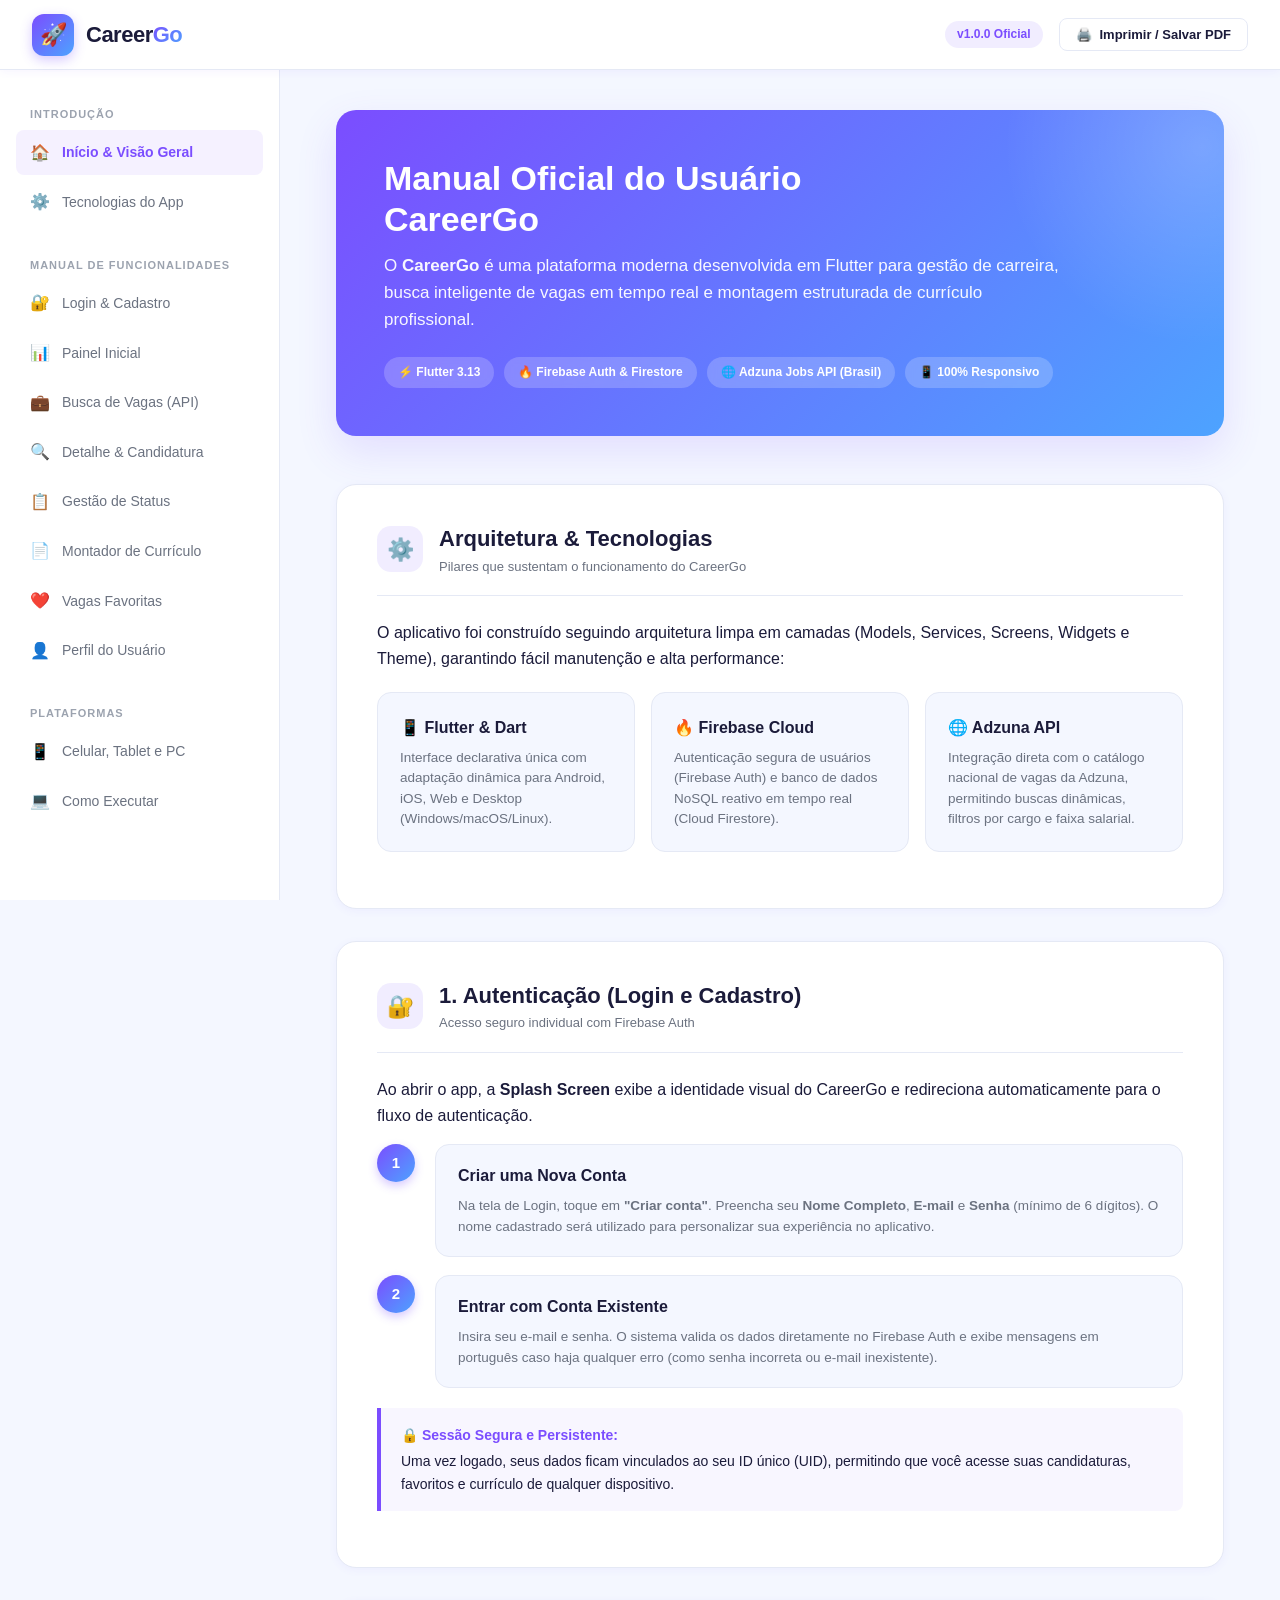
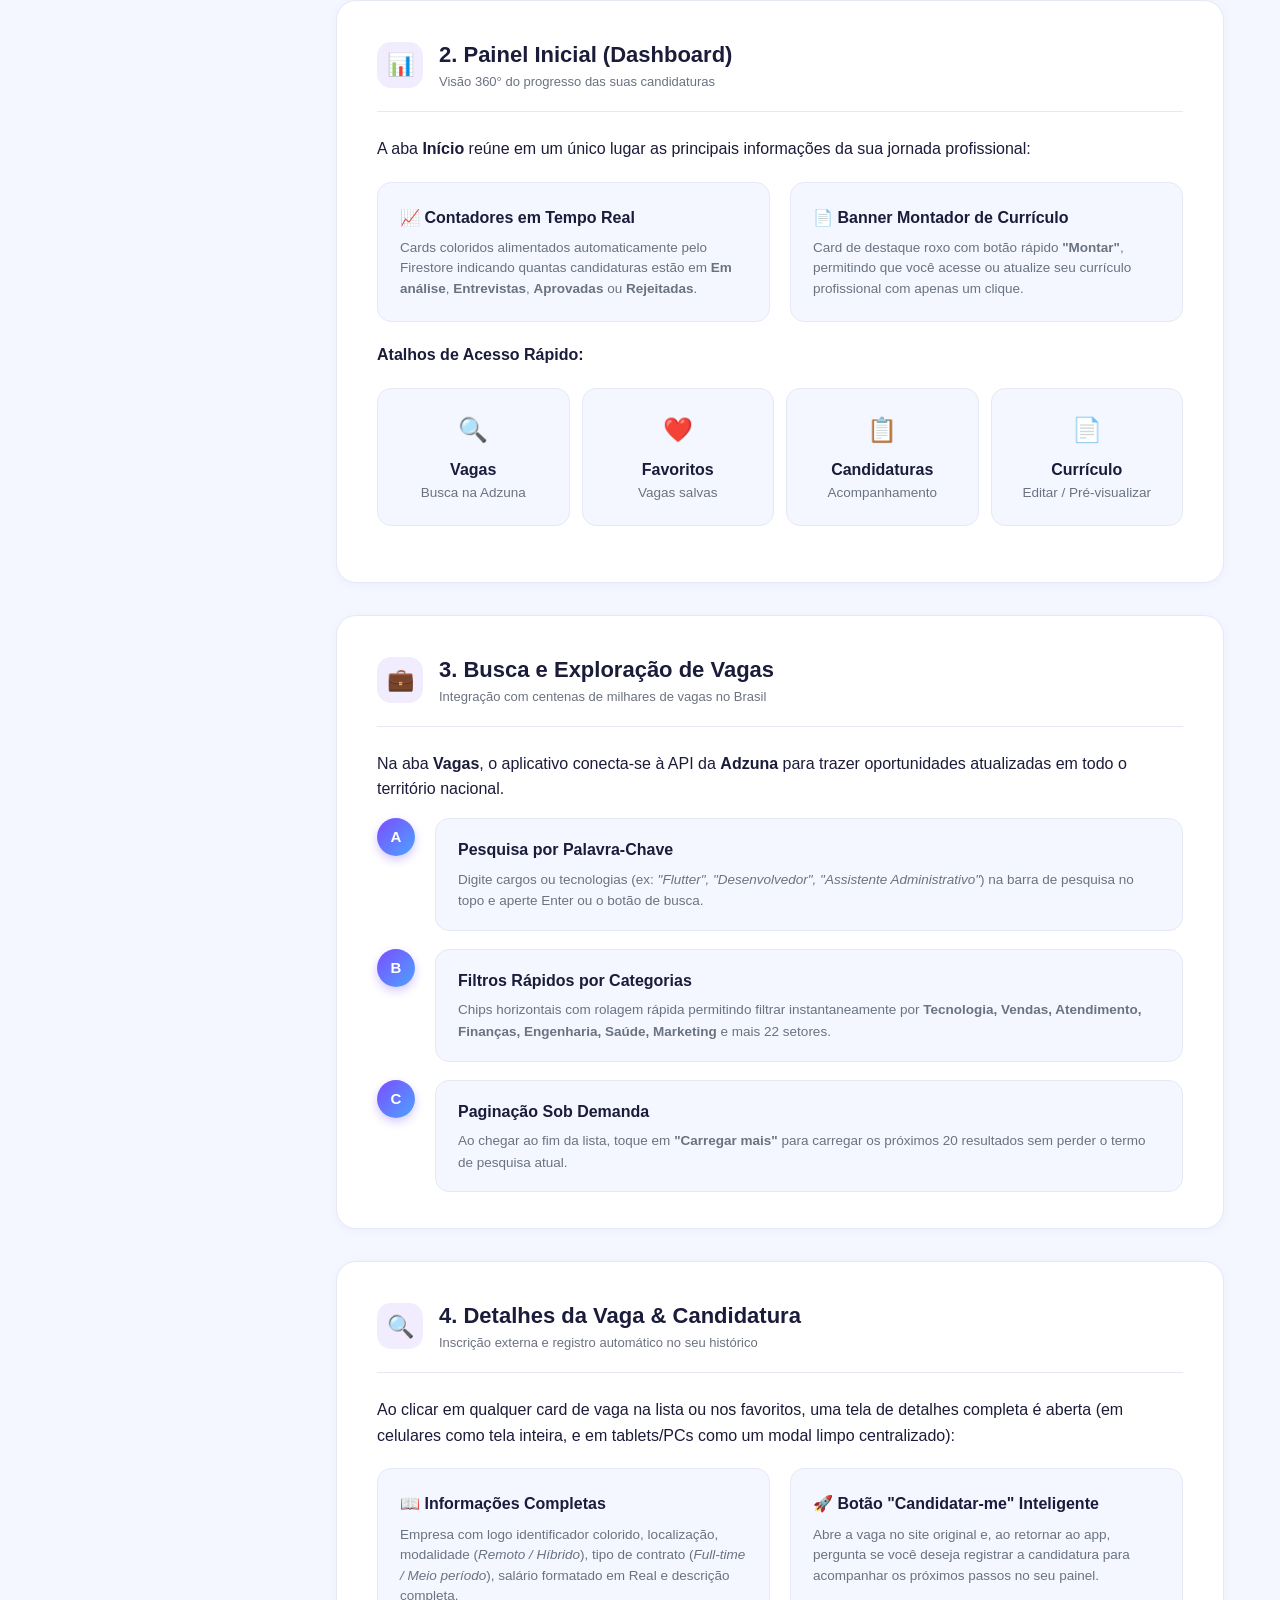
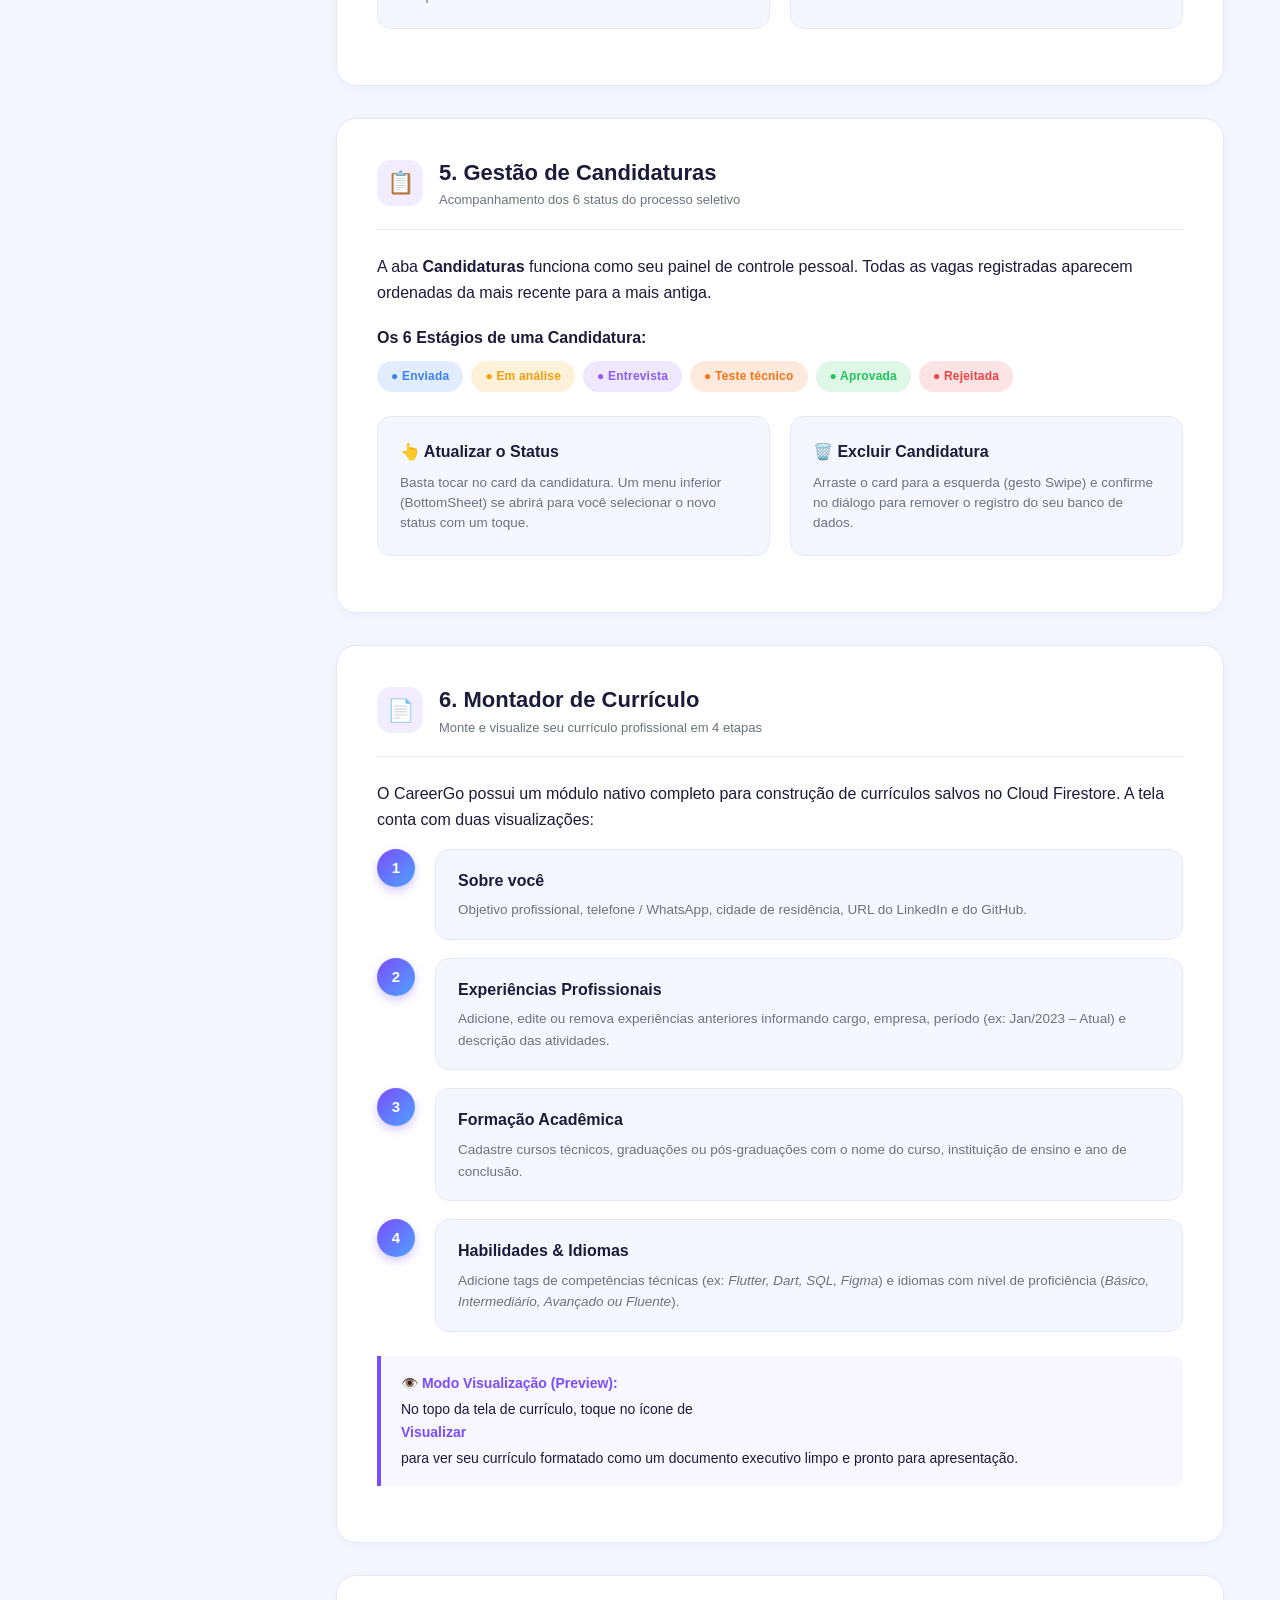
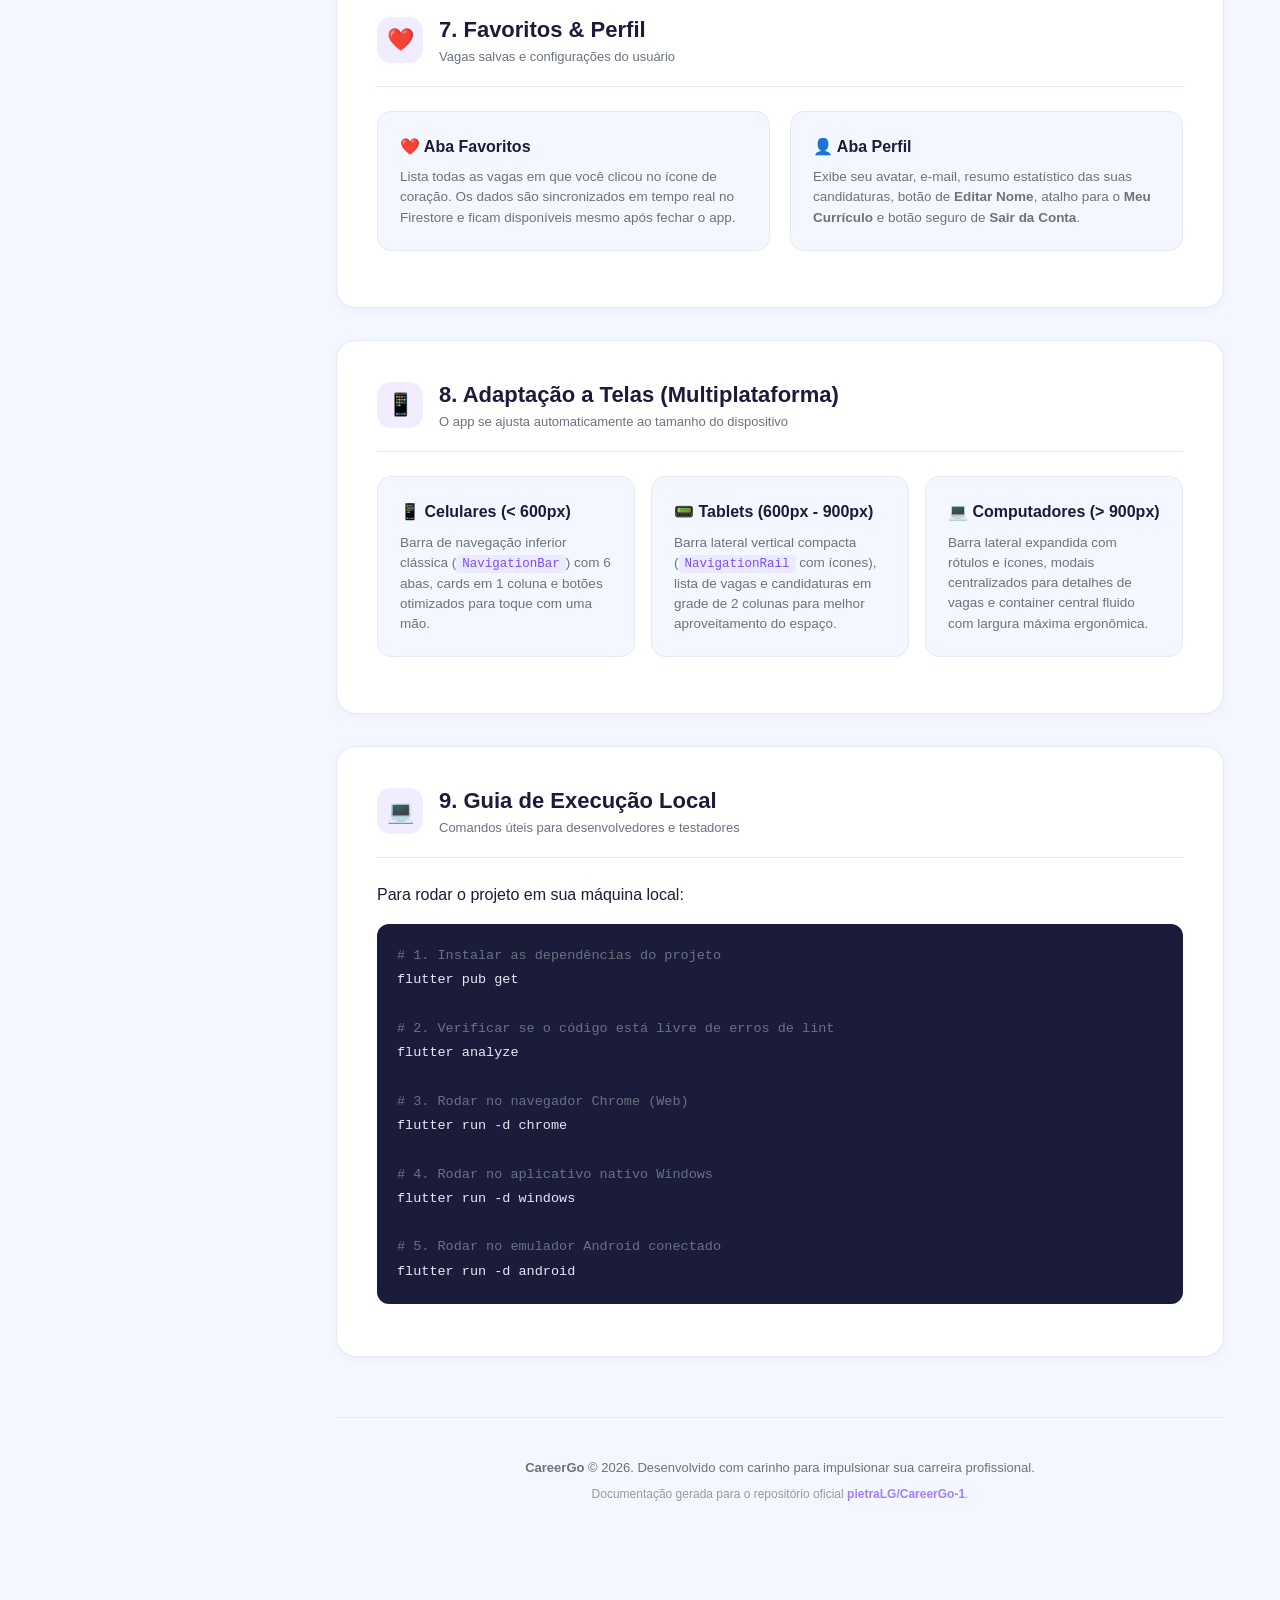
<file: manual/index.html>
<!DOCTYPE html>
<html lang="pt-BR">
<head>
  <meta charset="UTF-8">
  <meta name="viewport" content="width=device-width, initial-scale=1.0">
  <title>Manual do Usuário & Documentação – CareerGo</title>
  <link rel="stylesheet" href="style.css">
  <link rel="icon" type="image/png" href="../web/favicon.png">
</head>
<body>

  <!-- ──────────────── TOP NAVIGATION BAR ──────────────── -->
  <header class="topbar">
    <a href="#inicio" class="logo-wrap">
      <div class="logo-icon">🚀</div>
      <div class="logo-text">Career<span>Go</span></div>
    </a>
    <div class="topbar-actions">
      <span class="badge-version">v1.0.0 Oficial</span>
      <button class="btn-print" onclick="window.print()">
        <span>🖨️</span> Imprimir / Salvar PDF
      </button>
    </div>
  </header>

  <div class="doc-container">

    <!-- ──────────────── SIDEBAR DE NAVEGAÇÃO ──────────────── -->
    <aside class="sidebar">
      <div class="nav-title">Introdução</div>
      <ul class="nav-menu">
        <li><a href="#inicio" class="nav-link active"><span class="icon">🏠</span> Início & Visão Geral</a></li>
        <li><a href="#arquitetura" class="nav-link"><span class="icon">⚙️</span> Tecnologias do App</a></li>
      </ul>

      <div class="nav-title">Manual de Funcionalidades</div>
      <ul class="nav-menu">
        <li><a href="#autenticacao" class="nav-link"><span class="icon">🔐</span> Login & Cadastro</a></li>
        <li><a href="#dashboard" class="nav-link"><span class="icon">📊</span> Painel Inicial</a></li>
        <li><a href="#vagas" class="nav-link"><span class="icon">💼</span> Busca de Vagas (API)</a></li>
        <li><a href="#detalhe-vaga" class="nav-link"><span class="icon">🔍</span> Detalhe & Candidatura</a></li>
        <li><a href="#candidaturas" class="nav-link"><span class="icon">📋</span> Gestão de Status</a></li>
        <li><a href="#curriculo" class="nav-link"><span class="icon">📄</span> Montador de Currículo</a></li>
        <li><a href="#favoritos" class="nav-link"><span class="icon">❤️</span> Vagas Favoritas</a></li>
        <li><a href="#perfil" class="nav-link"><span class="icon">👤</span> Perfil do Usuário</a></li>
      </ul>

      <div class="nav-title">Plataformas</div>
      <ul class="nav-menu">
        <li><a href="#responsividade" class="nav-link"><span class="icon">📱</span> Celular, Tablet e PC</a></li>
        <li><a href="#execucao" class="nav-link"><span class="icon">💻</span> Como Executar</a></li>
      </ul>
    </aside>

    <!-- ──────────────── CONTEÚDO PRINCIPAL ──────────────── -->
    <main class="main-content">

      <!-- HERO BANNER -->
      <section id="inicio" class="hero-card">
        <h1 class="hero-title">Manual Oficial do Usuário<br>CareerGo</h1>
        <p class="hero-desc">
          O <strong>CareerGo</strong> é uma plataforma moderna desenvolvida em Flutter para gestão de carreira, busca inteligente de vagas em tempo real e montagem estruturada de currículo profissional.
        </p>
        <div class="hero-tags">
          <span class="hero-tag">⚡ Flutter 3.13</span>
          <span class="hero-tag">🔥 Firebase Auth & Firestore</span>
          <span class="hero-tag">🌐 Adzuna Jobs API (Brasil)</span>
          <span class="hero-tag">📱 100% Responsivo</span>
        </div>
      </section>

      <!-- SEÇÃO 1: ARQUITETURA E TECNOLOGIAS -->
      <section id="arquitetura" class="section">
        <div class="section-header">
          <div class="section-icon">⚙️</div>
          <div>
            <h2 class="section-title">Arquitetura & Tecnologias</h2>
            <p class="section-subtitle">Pilares que sustentam o funcionamento do CareerGo</p>
          </div>
        </div>

        <p>O aplicativo foi construído seguindo arquitetura limpa em camadas (Models, Services, Screens, Widgets e Theme), garantindo fácil manutenção e alta performance:</p>

        <div class="grid-3">
          <div class="feature-card">
            <h4>📱 Flutter & Dart</h4>
            <p>Interface declarativa única com adaptação dinâmica para Android, iOS, Web e Desktop (Windows/macOS/Linux).</p>
          </div>
          <div class="feature-card">
            <h4>🔥 Firebase Cloud</h4>
            <p>Autenticação segura de usuários (Firebase Auth) e banco de dados NoSQL reativo em tempo real (Cloud Firestore).</p>
          </div>
          <div class="feature-card">
            <h4>🌐 Adzuna API</h4>
            <p>Integração direta com o catálogo nacional de vagas da Adzuna, permitindo buscas dinâmicas, filtros por cargo e faixa salarial.</p>
          </div>
        </div>
      </section>

      <!-- SEÇÃO 2: AUTENTICAÇÃO -->
      <section id="autenticacao" class="section">
        <div class="section-header">
          <div class="section-icon">🔐</div>
          <div>
            <h2 class="section-title">1. Autenticação (Login e Cadastro)</h2>
            <p class="section-subtitle">Acesso seguro individual com Firebase Auth</p>
          </div>
        </div>

        <p>Ao abrir o app, a <strong>Splash Screen</strong> exibe a identidade visual do CareerGo e redireciona automaticamente para o fluxo de autenticação.</p>

        <div class="steps-container">
          <div class="step-row">
            <div class="step-num">1</div>
            <div class="step-body">
              <h4>Criar uma Nova Conta</h4>
              <p>Na tela de Login, toque em <strong>"Criar conta"</strong>. Preencha seu <strong>Nome Completo</strong>, <strong>E-mail</strong> e <strong>Senha</strong> (mínimo de 6 dígitos). O nome cadastrado será utilizado para personalizar sua experiência no aplicativo.</p>
            </div>
          </div>
          <div class="step-row">
            <div class="step-num">2</div>
            <div class="step-body">
              <h4>Entrar com Conta Existente</h4>
              <p>Insira seu e-mail e senha. O sistema valida os dados diretamente no Firebase Auth e exibe mensagens em português caso haja qualquer erro (como senha incorreta ou e-mail inexistente).</p>
            </div>
          </div>
        </div>

        <div class="callout">
          <strong>🔒 Sessão Segura e Persistente:</strong>
          Uma vez logado, seus dados ficam vinculados ao seu ID único (UID), permitindo que você acesse suas candidaturas, favoritos e currículo de qualquer dispositivo.
        </div>
      </section>

      <!-- SEÇÃO 3: DASHBOARD -->
      <section id="dashboard" class="section">
        <div class="section-header">
          <div class="section-icon">📊</div>
          <div>
            <h2 class="section-title">2. Painel Inicial (Dashboard)</h2>
            <p class="section-subtitle">Visão 360° do progresso das suas candidaturas</p>
          </div>
        </div>

        <p>A aba <strong>Início</strong> reúne em um único lugar as principais informações da sua jornada profissional:</p>

        <div class="grid-2">
          <div class="feature-card">
            <h4>📈 Contadores em Tempo Real</h4>
            <p>Cards coloridos alimentados automaticamente pelo Firestore indicando quantas candidaturas estão em <strong>Em análise</strong>, <strong>Entrevistas</strong>, <strong>Aprovadas</strong> ou <strong>Rejeitadas</strong>.</p>
          </div>
          <div class="feature-card">
            <h4>📄 Banner Montador de Currículo</h4>
            <p>Card de destaque roxo com botão rápido <strong>"Montar"</strong>, permitindo que você acesse ou atualize seu currículo profissional com apenas um clique.</p>
          </div>
        </div>

        <h4 style="margin-top: 20px; margin-bottom: 12px;">Atalhos de Acesso Rápido:</h4>
        <div class="grid-4">
          <div class="feature-card" style="text-align: center;">
            <div style="font-size: 24px; margin-bottom: 8px;">🔍</div>
            <strong>Vagas</strong>
            <p>Busca na Adzuna</p>
          </div>
          <div class="feature-card" style="text-align: center;">
            <div style="font-size: 24px; margin-bottom: 8px;">❤️</div>
            <strong>Favoritos</strong>
            <p>Vagas salvas</p>
          </div>
          <div class="feature-card" style="text-align: center;">
            <div style="font-size: 24px; margin-bottom: 8px;">📋</div>
            <strong>Candidaturas</strong>
            <p>Acompanhamento</p>
          </div>
          <div class="feature-card" style="text-align: center;">
            <div style="font-size: 24px; margin-bottom: 8px;">📄</div>
            <strong>Currículo</strong>
            <p>Editar / Pré-visualizar</p>
          </div>
        </div>
      </section>

      <!-- SEÇÃO 4: BUSCA DE VAGAS -->
      <section id="vagas" class="section">
        <div class="section-header">
          <div class="section-icon">💼</div>
          <div>
            <h2 class="section-title">3. Busca e Exploração de Vagas</h2>
            <p class="section-subtitle">Integração com centenas de milhares de vagas no Brasil</p>
          </div>
        </div>

        <p>Na aba <strong>Vagas</strong>, o aplicativo conecta-se à API da <strong>Adzuna</strong> para trazer oportunidades atualizadas em todo o território nacional.</p>

        <div class="steps-container">
          <div class="step-row">
            <div class="step-num">A</div>
            <div class="step-body">
              <h4>Pesquisa por Palavra-Chave</h4>
              <p>Digite cargos ou tecnologias (ex: <em>"Flutter", "Desenvolvedor", "Assistente Administrativo"</em>) na barra de pesquisa no topo e aperte Enter ou o botão de busca.</p>
            </div>
          </div>
          <div class="step-row">
            <div class="step-num">B</div>
            <div class="step-body">
              <h4>Filtros Rápidos por Categorias</h4>
              <p>Chips horizontais com rolagem rápida permitindo filtrar instantaneamente por <strong>Tecnologia, Vendas, Atendimento, Finanças, Engenharia, Saúde, Marketing</strong> e mais 22 setores.</p>
            </div>
          </div>
          <div class="step-row">
            <div class="step-num">C</div>
            <div class="step-body">
              <h4>Paginação Sob Demanda</h4>
              <p>Ao chegar ao fim da lista, toque em <strong>"Carregar mais"</strong> para carregar os próximos 20 resultados sem perder o termo de pesquisa atual.</p>
            </div>
          </div>
        </div>
      </section>

      <!-- SEÇÃO 5: DETALHES DA VAGA E CANDIDATURA -->
      <section id="detalhe-vaga" class="section">
        <div class="section-header">
          <div class="section-icon">🔍</div>
          <div>
            <h2 class="section-title">4. Detalhes da Vaga & Candidatura</h2>
            <p class="section-subtitle">Inscrição externa e registro automático no seu histórico</p>
          </div>
        </div>

        <p>Ao clicar em qualquer card de vaga na lista ou nos favoritos, uma tela de detalhes completa é aberta (em celulares como tela inteira, e em tablets/PCs como um modal limpo centralizado):</p>

        <div class="grid-2">
          <div class="feature-card">
            <h4>📖 Informações Completas</h4>
            <p>Empresa com logo identificador colorido, localização, modalidade (<em>Remoto / Híbrido</em>), tipo de contrato (<em>Full-time / Meio período</em>), salário formatado em Real e descrição completa.</p>
          </div>
          <div class="feature-card">
            <h4>🚀 Botão "Candidatar-me" Inteligente</h4>
            <p>Abre a vaga no site original e, ao retornar ao app, pergunta se você deseja registrar a candidatura para acompanhar os próximos passos no seu painel.</p>
          </div>
        </div>
      </section>

      <!-- SEÇÃO 6: GESTÃO DE CANDIDATURAS -->
      <section id="candidaturas" class="section">
        <div class="section-header">
          <div class="section-icon">📋</div>
          <div>
            <h2 class="section-title">5. Gestão de Candidaturas</h2>
            <p class="section-subtitle">Acompanhamento dos 6 status do processo seletivo</p>
          </div>
        </div>

        <p>A aba <strong>Candidaturas</strong> funciona como seu painel de controle pessoal. Todas as vagas registradas aparecem ordenadas da mais recente para a mais antiga.</p>

        <h4 style="margin: 20px 0 10px;">Os 6 Estágios de uma Candidatura:</h4>
        <div style="display: flex; gap: 8px; flex-wrap: wrap; margin-bottom: 24px;">
          <span class="status-pill status-enviada">● Enviada</span>
          <span class="status-pill status-analise">● Em análise</span>
          <span class="status-pill status-entrevista">● Entrevista</span>
          <span class="status-pill status-teste">● Teste técnico</span>
          <span class="status-pill status-aprovada">● Aprovada</span>
          <span class="status-pill status-rejeitada">● Rejeitada</span>
        </div>

        <div class="grid-2">
          <div class="feature-card">
            <h4>👆 Atualizar o Status</h4>
            <p>Basta tocar no card da candidatura. Um menu inferior (BottomSheet) se abrirá para você selecionar o novo status com um toque.</p>
          </div>
          <div class="feature-card">
            <h4>🗑️ Excluir Candidatura</h4>
            <p>Arraste o card para a esquerda (gesto Swipe) e confirme no diálogo para remover o registro do seu banco de dados.</p>
          </div>
        </div>
      </section>

      <!-- SEÇÃO 7: MONTADOR DE CURRÍCULO -->
      <section id="curriculo" class="section">
        <div class="section-header">
          <div class="section-icon">📄</div>
          <div>
            <h2 class="section-title">6. Montador de Currículo</h2>
            <p class="section-subtitle">Monte e visualize seu currículo profissional em 4 etapas</p>
          </div>
        </div>

        <p>O CareerGo possui um módulo nativo completo para construção de currículos salvos no Cloud Firestore. A tela conta com duas visualizações:</p>

        <div class="steps-container">
          <div class="step-row">
            <div class="step-num">1</div>
            <div class="step-body">
              <h4>Sobre você</h4>
              <p>Objetivo profissional, telefone / WhatsApp, cidade de residência, URL do LinkedIn e do GitHub.</p>
            </div>
          </div>
          <div class="step-row">
            <div class="step-num">2</div>
            <div class="step-body">
              <h4>Experiências Profissionais</h4>
              <p>Adicione, edite ou remova experiências anteriores informando cargo, empresa, período (ex: Jan/2023 – Atual) e descrição das atividades.</p>
            </div>
          </div>
          <div class="step-row">
            <div class="step-num">3</div>
            <div class="step-body">
              <h4>Formação Acadêmica</h4>
              <p>Cadastre cursos técnicos, graduações ou pós-graduações com o nome do curso, instituição de ensino e ano de conclusão.</p>
            </div>
          </div>
          <div class="step-row">
            <div class="step-num">4</div>
            <div class="step-body">
              <h4>Habilidades & Idiomas</h4>
              <p>Adicione tags de competências técnicas (ex: <em>Flutter, Dart, SQL, Figma</em>) e idiomas com nível de proficiência (<em>Básico, Intermediário, Avançado ou Fluente</em>).</p>
            </div>
          </div>
        </div>

        <div class="callout" style="margin-top: 24px;">
          <strong>👁️ Modo Visualização (Preview):</strong>
          No topo da tela de currículo, toque no ícone de <strong>Visualizar</strong> para ver seu currículo formatado como um documento executivo limpo e pronto para apresentação.
        </div>
      </section>

      <!-- SEÇÃO 8: FAVORITOS E PERFIL -->
      <section id="favoritos" class="section">
        <div class="section-header">
          <div class="section-icon">❤️</div>
          <div>
            <h2 class="section-title">7. Favoritos & Perfil</h2>
            <p class="section-subtitle">Vagas salvas e configurações do usuário</p>
          </div>
        </div>

        <div class="grid-2">
          <div class="feature-card">
            <h4>❤️ Aba Favoritos</h4>
            <p>Lista todas as vagas em que você clicou no ícone de coração. Os dados são sincronizados em tempo real no Firestore e ficam disponíveis mesmo após fechar o app.</p>
          </div>
          <div class="feature-card">
            <h4>👤 Aba Perfil</h4>
            <p>Exibe seu avatar, e-mail, resumo estatístico das suas candidaturas, botão de <strong>Editar Nome</strong>, atalho para o <strong>Meu Currículo</strong> e botão seguro de <strong>Sair da Conta</strong>.</p>
          </div>
        </div>
      </section>

      <!-- SEÇÃO 9: RESPONSIVIDADE -->
      <section id="responsividade" class="section">
        <div class="section-header">
          <div class="section-icon">📱</div>
          <div>
            <h2 class="section-title">8. Adaptação a Telas (Multiplataforma)</h2>
            <p class="section-subtitle">O app se ajusta automaticamente ao tamanho do dispositivo</p>
          </div>
        </div>

        <div class="grid-3">
          <div class="feature-card">
            <h4>📱 Celulares (< 600px)</h4>
            <p>Barra de navegação inferior clássica (<code>NavigationBar</code>) com 6 abas, cards em 1 coluna e botões otimizados para toque com uma mão.</p>
          </div>
          <div class="feature-card">
            <h4>📟 Tablets (600px - 900px)</h4>
            <p>Barra lateral vertical compacta (<code>NavigationRail</code> com ícones), lista de vagas e candidaturas em grade de 2 colunas para melhor aproveitamento do espaço.</p>
          </div>
          <div class="feature-card">
            <h4>💻 Computadores (> 900px)</h4>
            <p>Barra lateral expandida com rótulos e ícones, modais centralizados para detalhes de vagas e container central fluido com largura máxima ergonômica.</p>
          </div>
        </div>
      </section>

      <!-- SEÇÃO 10: COMO EXECUTAR -->
      <section id="execucao" class="section">
        <div class="section-header">
          <div class="section-icon">💻</div>
          <div>
            <h2 class="section-title">9. Guia de Execução Local</h2>
            <p class="section-subtitle">Comandos úteis para desenvolvedores e testadores</p>
          </div>
        </div>

        <p>Para rodar o projeto em sua máquina local:</p>

        <div style="background: #1B1B3A; color: #E5E9F5; padding: 20px; border-radius: 12px; margin: 16px 0; font-family: monospace; font-size: 13.5px; line-height: 1.8;">
          <span style="color: #6B7280;"># 1. Instalar as dependências do projeto</span><br>
          flutter pub get<br><br>
          <span style="color: #6B7280;"># 2. Verificar se o código está livre de erros de lint</span><br>
          flutter analyze<br><br>
          <span style="color: #6B7280;"># 3. Rodar no navegador Chrome (Web)</span><br>
          flutter run -d chrome<br><br>
          <span style="color: #6B7280;"># 4. Rodar no aplicativo nativo Windows</span><br>
          flutter run -d windows<br><br>
          <span style="color: #6B7280;"># 5. Rodar no emulador Android conectado</span><br>
          flutter run -d android
        </div>
      </section>

      <!-- FOOTER -->
      <footer class="doc-footer">
        <p><strong>CareerGo</strong> &copy; 2026. Desenvolvido com carinho para impulsionar sua carreira profissional.</p>
        <p style="margin-top: 6px; font-size: 12px; opacity: 0.7;">Documentação gerada para o repositório oficial <a href="https://github.com/pietraLG/CareerGo-1" target="_blank" style="color: var(--primary); text-decoration: none; font-weight: bold;">pietraLG/CareerGo-1</a>.</p>
      </footer>

    </main>
  </div>

  <script>
    // Destaca o link da sidebar conforme o usuário rola a página
    window.addEventListener('scroll', () => {
      const sections = document.querySelectorAll('section');
      const navLinks = document.querySelectorAll('.nav-link');
      let currentSection = '';

      sections.forEach(section => {
        const sectionTop = section.offsetTop - 120;
        if (pageYOffset >= sectionTop) {
          currentSection = section.getAttribute('id');
        }
      });

      navLinks.forEach(link => {
        link.classList.remove('active');
        if (link.getAttribute('href') === '#' + currentSection) {
          link.classList.add('active');
        }
      });
    });
  </script>
</body>
</html>
</file>
<file: manual/style.css>
:root {
  --primary: #7B4DFF;
  --primary-light: #9B74FF;
  --secondary: #4DA3FF;
  --gradient: linear-gradient(135deg, #7B4DFF 0%, #4DA3FF 100%);
  --gradient-card: linear-gradient(145deg, #ffffff 0%, #f7f9ff 100%);
  --bg: #F4F7FF;
  --surface: #FFFFFF;
  --text-main: #1B1B3A;
  --text-muted: #6B7280;
  --text-light: #9CA3AF;
  --border: #E5E9F5;
  --shadow-sm: 0 2px 8px rgba(123, 77, 255, 0.06);
  --shadow-md: 0 8px 24px rgba(123, 77, 255, 0.1);
  --shadow-lg: 0 16px 40px rgba(123, 77, 255, 0.14);

  /* Status Colors */
  --status-enviada: #3B82F6;
  --status-analise: #F59E0B;
  --status-entrevista: #8B5CF6;
  --status-teste: #F97316;
  --status-aprovada: #22C55E;
  --status-rejeitada: #EF4444;

  --sidebar-w: 280px;
  --header-h: 70px;
  --radius-lg: 20px;
  --radius-md: 14px;
  --radius-sm: 8px;
}

* {
  margin: 0;
  padding: 0;
  box-sizing: border-box;
}

html {
  scroll-behavior: smooth;
  font-family: -apple-system, BlinkMacSystemFont, "Segoe UI", Roboto, Helvetica, Arial, sans-serif;
  color: var(--text-main);
  background-color: var(--bg);
}

body {
  line-height: 1.6;
  overflow-x: hidden;
}

/* ──────────────── TOP NAVBAR ──────────────── */
.topbar {
  position: fixed;
  top: 0;
  left: 0;
  right: 0;
  height: var(--header-h);
  background: rgba(255, 255, 255, 0.95);
  backdrop-filter: blur(12px);
  border-bottom: 1px solid var(--border);
  display: flex;
  align-items: center;
  justify-content: space-between;
  padding: 0 32px;
  z-index: 1000;
  box-shadow: var(--shadow-sm);
}

.logo-wrap {
  display: flex;
  align-items: center;
  gap: 12px;
  text-decoration: none;
}

.logo-icon {
  width: 42px;
  height: 42px;
  background: var(--gradient);
  border-radius: 12px;
  display: flex;
  align-items: center;
  justify-content: center;
  color: white;
  font-size: 22px;
  box-shadow: 0 4px 12px rgba(123, 77, 255, 0.3);
}

.logo-text {
  font-size: 22px;
  font-weight: 800;
  letter-spacing: -0.5px;
  color: var(--text-main);
}

.logo-text span {
  background: var(--gradient);
  -webkit-background-clip: text;
  -webkit-text-fill-color: transparent;
}

.topbar-actions {
  display: flex;
  align-items: center;
  gap: 16px;
}

.badge-version {
  background: rgba(123, 77, 255, 0.1);
  color: var(--primary);
  font-size: 12px;
  font-weight: 700;
  padding: 4px 12px;
  border-radius: 20px;
}

.btn-print {
  background: var(--surface);
  border: 1px solid var(--border);
  color: var(--text-main);
  padding: 8px 16px;
  border-radius: var(--radius-sm);
  font-weight: 600;
  font-size: 13px;
  cursor: pointer;
  display: flex;
  align-items: center;
  gap: 8px;
  transition: all 0.2s;
}

.btn-print:hover {
  background: var(--bg);
  border-color: var(--primary-light);
  color: var(--primary);
}

/* ──────────────── LAYOUT COM SIDEBAR ──────────────── */
.doc-container {
  display: flex;
  margin-top: var(--header-h);
  min-height: calc(100vh - var(--header-h));
}

.sidebar {
  width: var(--sidebar-w);
  position: fixed;
  top: var(--header-h);
  bottom: 0;
  left: 0;
  background: var(--surface);
  border-right: 1px solid var(--border);
  overflow-y: auto;
  padding: 24px 16px;
  z-index: 900;
}

.nav-title {
  font-size: 11px;
  font-weight: 800;
  text-transform: uppercase;
  color: var(--text-light);
  letter-spacing: 1px;
  padding: 12px 14px 6px;
}

.nav-menu {
  list-style: none;
  display: flex;
  flex-direction: column;
  gap: 4px;
  margin-bottom: 20px;
}

.nav-link {
  display: flex;
  align-items: center;
  gap: 12px;
  padding: 10px 14px;
  border-radius: var(--radius-sm);
  text-decoration: none;
  font-size: 14px;
  font-weight: 500;
  color: var(--text-muted);
  transition: all 0.2s;
}

.nav-link:hover,
.nav-link.active {
  background: rgba(123, 77, 255, 0.08);
  color: var(--primary);
  font-weight: 600;
}

.nav-link .icon {
  font-size: 16px;
  width: 20px;
  text-align: center;
}

/* ──────────────── MAIN CONTENT ──────────────── */
.main-content {
  margin-left: var(--sidebar-w);
  flex: 1;
  max-width: 1040px;
  padding: 40px 56px 120px;
}

/* HERO BANNER */
.hero-card {
  background: var(--gradient);
  border-radius: var(--radius-lg);
  padding: 48px;
  color: white;
  margin-bottom: 48px;
  position: relative;
  overflow: hidden;
  box-shadow: var(--shadow-lg);
}

.hero-card::after {
  content: "";
  position: absolute;
  top: -50%;
  right: -20%;
  width: 400px;
  height: 400px;
  background: radial-gradient(circle, rgba(255, 255, 255, 0.2) 0%, transparent 70%);
  border-radius: 50%;
}

.hero-title {
  font-size: 34px;
  font-weight: 800;
  line-height: 1.2;
  margin-bottom: 12px;
}

.hero-desc {
  font-size: 17px;
  opacity: 0.95;
  max-width: 680px;
  line-height: 1.6;
}

.hero-tags {
  display: flex;
  gap: 10px;
  margin-top: 24px;
  flex-wrap: wrap;
}

.hero-tag {
  background: rgba(255, 255, 255, 0.2);
  backdrop-filter: blur(4px);
  padding: 6px 14px;
  border-radius: 20px;
  font-size: 12px;
  font-weight: 600;
}

/* SECTIONS */
.section {
  background: var(--surface);
  border: 1px solid var(--border);
  border-radius: var(--radius-lg);
  padding: 36px 40px;
  margin-bottom: 32px;
  box-shadow: var(--shadow-sm);
  transition: transform 0.2s, box-shadow 0.2s;
}

.section:hover {
  box-shadow: var(--shadow-md);
}

.section-header {
  display: flex;
  align-items: center;
  gap: 16px;
  margin-bottom: 24px;
  padding-bottom: 18px;
  border-bottom: 1px solid var(--border);
}

.section-icon {
  width: 46px;
  height: 46px;
  border-radius: 14px;
  background: rgba(123, 77, 255, 0.1);
  color: var(--primary);
  display: flex;
  align-items: center;
  justify-content: center;
  font-size: 22px;
}

.section-title {
  font-size: 22px;
  font-weight: 800;
  color: var(--text-main);
}

.section-subtitle {
  font-size: 13px;
  color: var(--text-muted);
  font-weight: normal;
}

/* GRIDS */
.grid-2 {
  display: grid;
  grid-template-columns: repeat(2, 1fr);
  gap: 20px;
  margin: 20px 0;
}

.grid-3 {
  display: grid;
  grid-template-columns: repeat(3, 1fr);
  gap: 16px;
  margin: 20px 0;
}

.grid-4 {
  display: grid;
  grid-template-columns: repeat(4, 1fr);
  gap: 12px;
  margin: 20px 0;
}

/* FEATURE CARD */
.feature-card {
  background: var(--bg);
  border: 1px solid var(--border);
  border-radius: var(--radius-md);
  padding: 22px;
  transition: all 0.2s;
}

.feature-card:hover {
  background: var(--surface);
  border-color: var(--primary-light);
  transform: translateY(-2px);
  box-shadow: var(--shadow-sm);
}

.feature-card h4 {
  font-size: 16px;
  font-weight: 700;
  margin-bottom: 8px;
  display: flex;
  align-items: center;
  gap: 8px;
  color: var(--text-main);
}

.feature-card p {
  font-size: 13.5px;
  color: var(--text-muted);
  line-height: 1.5;
}

/* STEP CARDS */
.steps-container {
  display: flex;
  flex-direction: column;
  gap: 18px;
  margin-top: 16px;
}

.step-row {
  display: flex;
  gap: 20px;
  align-items: flex-start;
}

.step-num {
  width: 38px;
  height: 38px;
  flex-shrink: 0;
  border-radius: 50%;
  background: var(--gradient);
  color: white;
  display: flex;
  align-items: center;
  justify-content: center;
  font-weight: 800;
  font-size: 15px;
  box-shadow: 0 4px 10px rgba(123, 77, 255, 0.3);
}

.step-body {
  flex: 1;
  background: var(--bg);
  border: 1px solid var(--border);
  border-radius: var(--radius-md);
  padding: 18px 22px;
}

.step-body h4 {
  font-size: 16px;
  font-weight: 700;
  margin-bottom: 6px;
  color: var(--text-main);
}

.step-body p {
  font-size: 13.5px;
  color: var(--text-muted);
}

/* STATUS CHIPS */
.status-pill {
  display: inline-flex;
  align-items: center;
  gap: 6px;
  padding: 6px 14px;
  border-radius: 20px;
  font-size: 12px;
  font-weight: 700;
  letter-spacing: 0.2px;
}

.status-enviada { background: rgba(59, 130, 246, 0.15); color: var(--status-enviada); }
.status-analise { background: rgba(245, 158, 11, 0.15); color: var(--status-analise); }
.status-entrevista { background: rgba(139, 92, 246, 0.15); color: var(--status-entrevista); }
.status-teste { background: rgba(249, 115, 22, 0.15); color: var(--status-teste); }
.status-aprovada { background: rgba(34, 197, 94, 0.15); color: var(--status-aprovada); }
.status-rejeitada { background: rgba(239, 68, 68, 0.15); color: var(--status-rejeitada); }

/* CALLOUT / ALERT */
.callout {
  border-left: 4px solid var(--primary);
  background: rgba(123, 77, 255, 0.05);
  border-radius: 0 var(--radius-sm) var(--radius-sm) 0;
  padding: 16px 20px;
  margin: 20px 0;
  font-size: 14px;
}

.callout strong {
  color: var(--primary);
  display: block;
  margin-bottom: 4px;
}

/* UI PREVIEWS / MOCKUPS EM CSS */
.mock-phone {
  background: #ffffff;
  border: 2px solid var(--border);
  border-radius: 24px;
  padding: 18px;
  box-shadow: var(--shadow-md);
  margin-top: 16px;
}

.mock-card-job {
  border: 1px solid var(--border);
  border-radius: 14px;
  padding: 14px;
  margin-bottom: 10px;
  background: white;
  display: flex;
  gap: 12px;
  align-items: flex-start;
}

.mock-avatar {
  width: 44px;
  height: 44px;
  background: rgba(123, 77, 255, 0.15);
  color: var(--primary);
  font-weight: 800;
  font-size: 18px;
  border-radius: 12px;
  display: flex;
  align-items: center;
  justify-content: center;
}

/* CODE INLINE & BLOCKS */
code {
  font-family: ui-monospace, SFMono-Regular, "SF Mono", Menlo, Consolas, monospace;
  background: rgba(123, 77, 255, 0.08);
  color: var(--primary);
  padding: 2px 6px;
  border-radius: 4px;
  font-size: 12.5px;
}

/* FOOTER */
.doc-footer {
  text-align: center;
  padding: 40px 0;
  color: var(--text-muted);
  font-size: 13px;
  border-top: 1px solid var(--border);
  margin-top: 60px;
}

/* RESPONSIVIDADE */
@media (max-width: 900px) {
  .sidebar {
    display: none;
  }
  .main-content {
    margin-left: 0;
    padding: 24px 20px 80px;
  }
  .grid-2, .grid-3, .grid-4 {
    grid-template-columns: 1fr;
  }
  .hero-card {
    padding: 32px 24px;
  }
}

@media print {
  .sidebar, .topbar {
    display: none !important;
  }
  .main-content {
    margin: 0 !important;
    padding: 0 !important;
  }
  .section {
    break-inside: avoid;
    box-shadow: none !important;
    border: 1px solid #ccc !important;
  }
}
</file>
